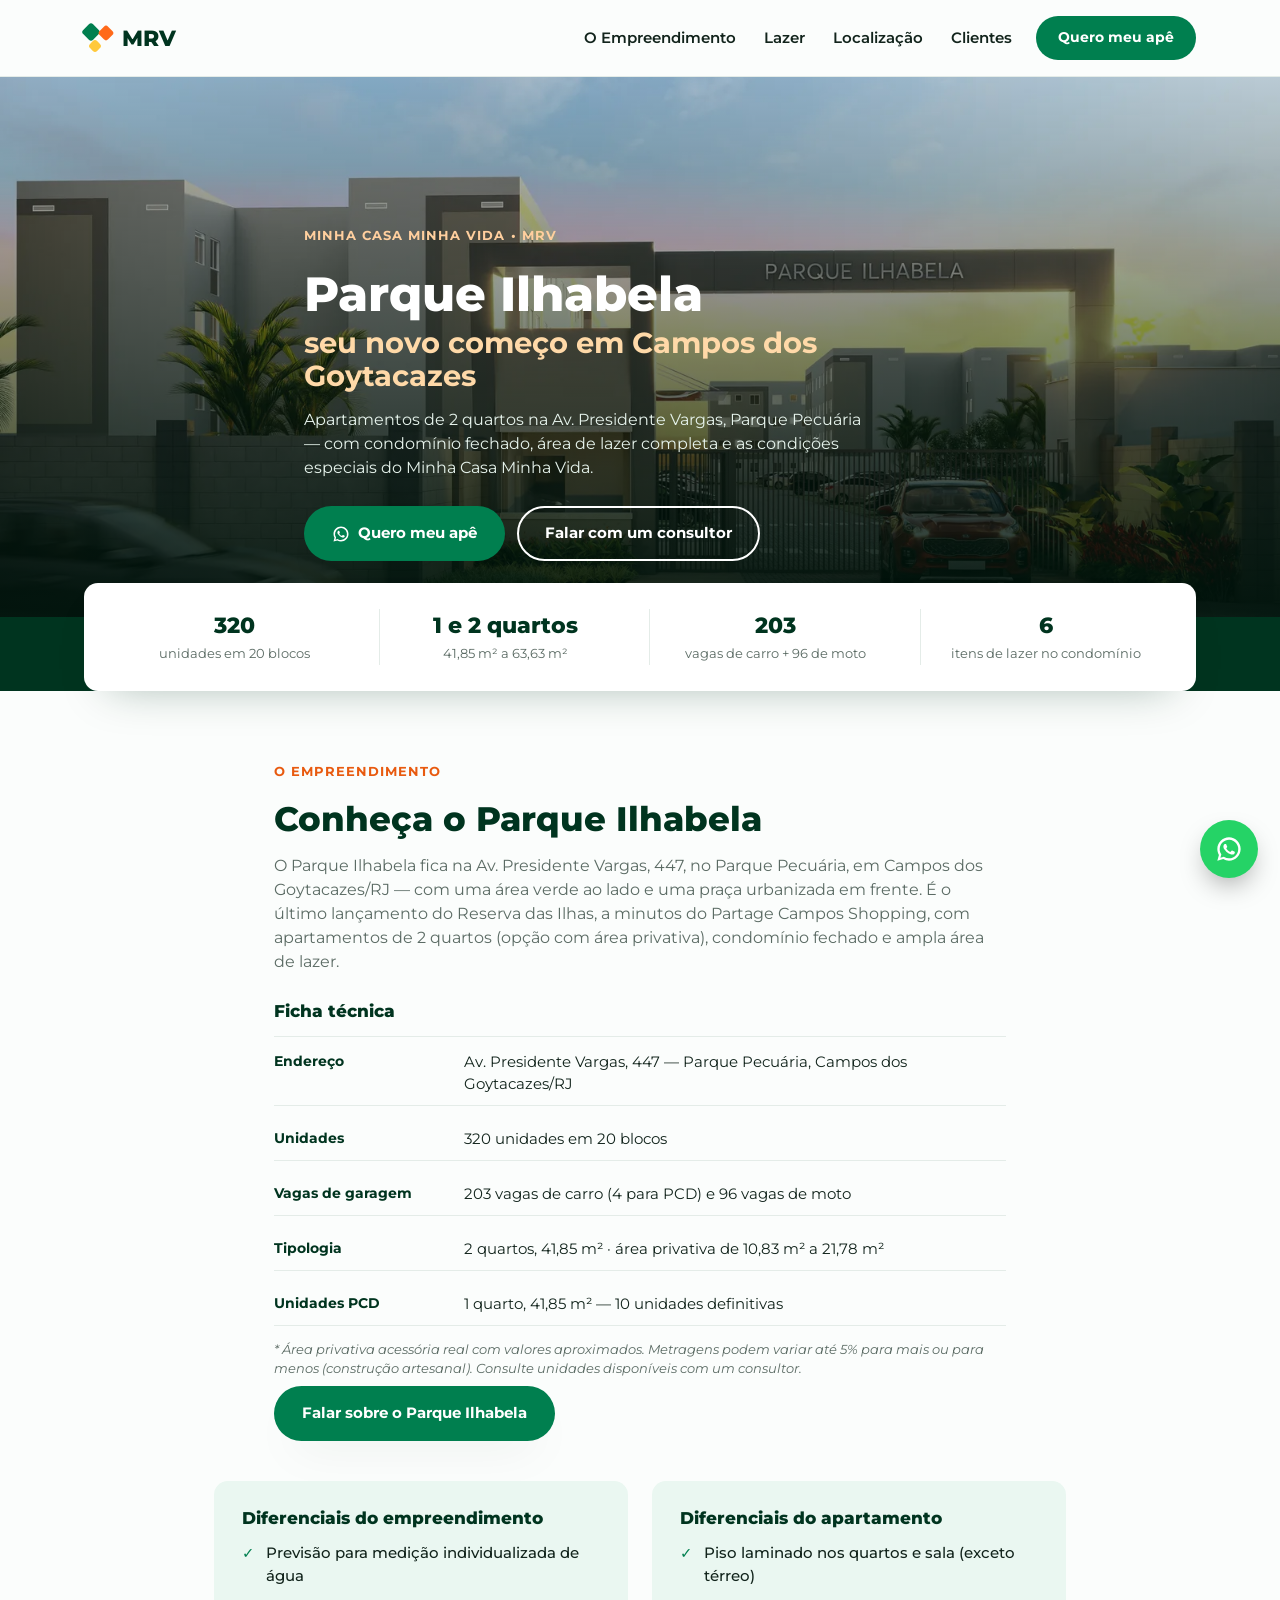
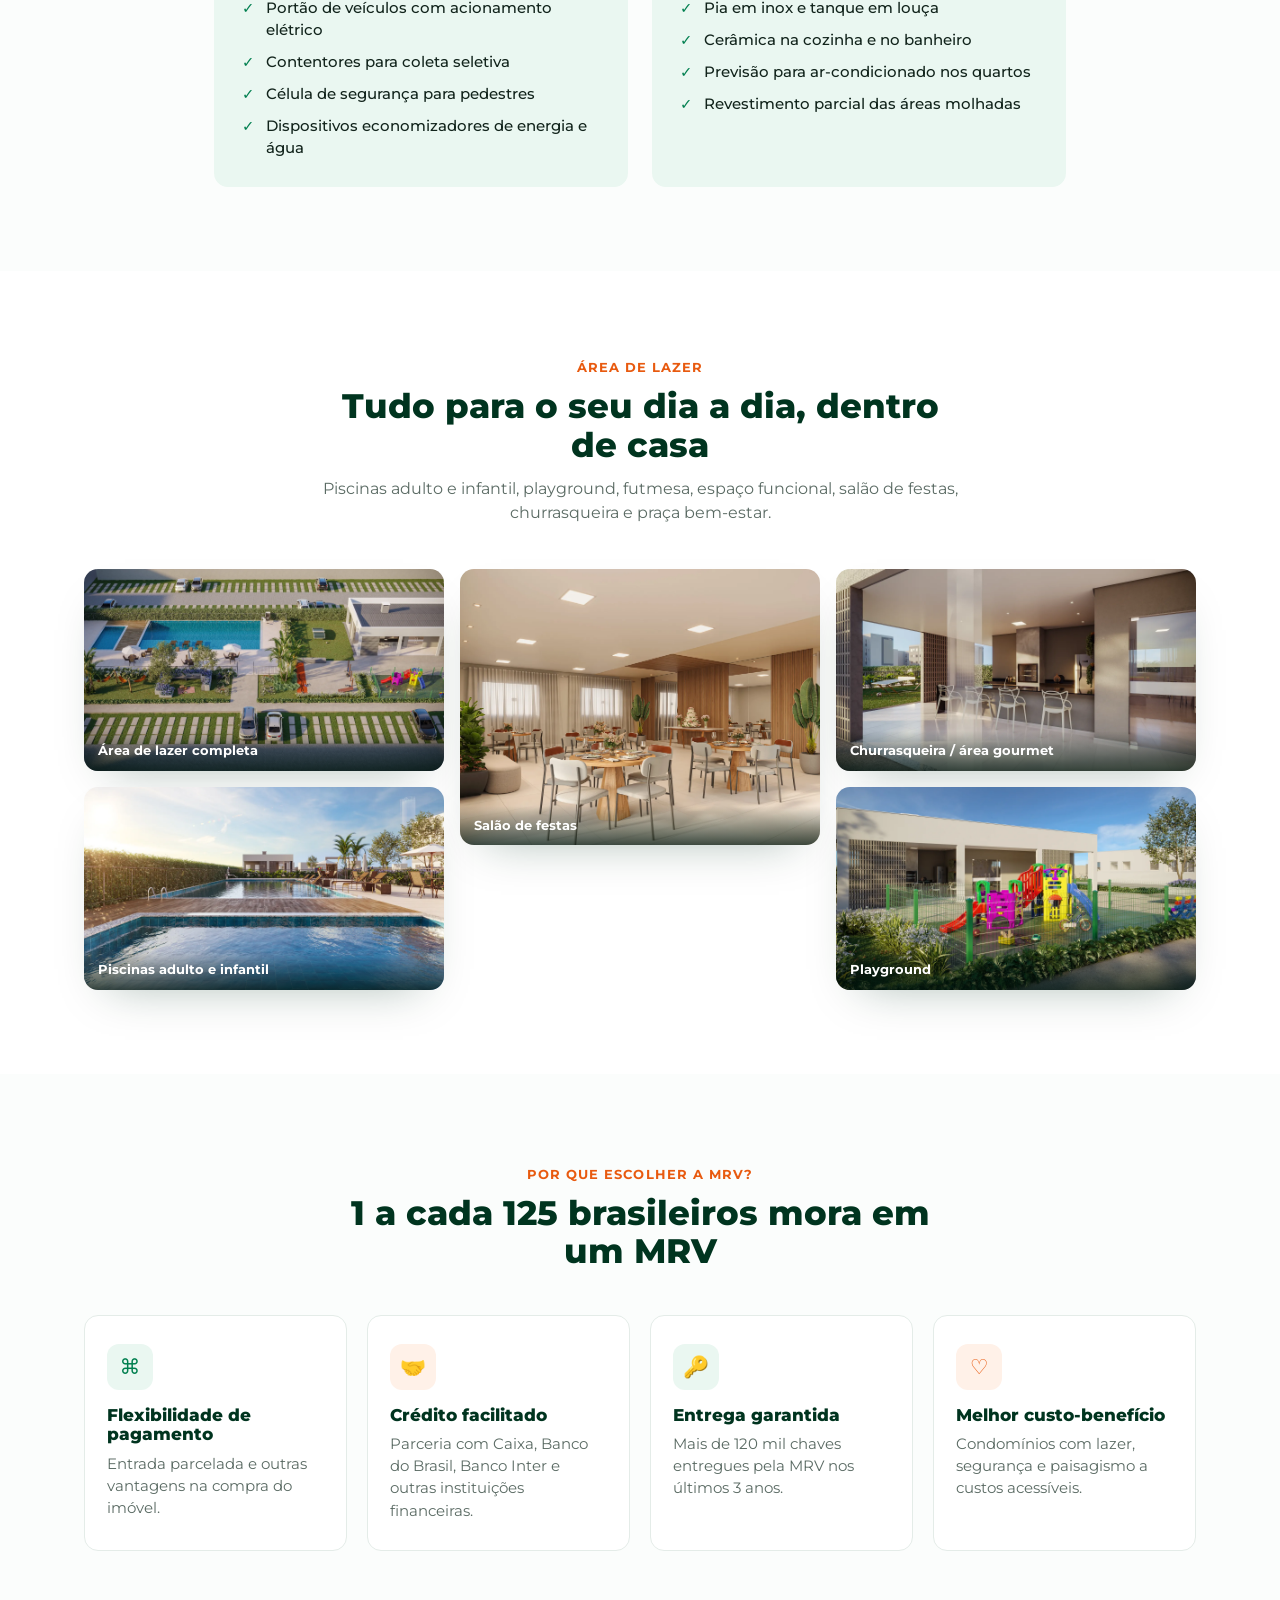
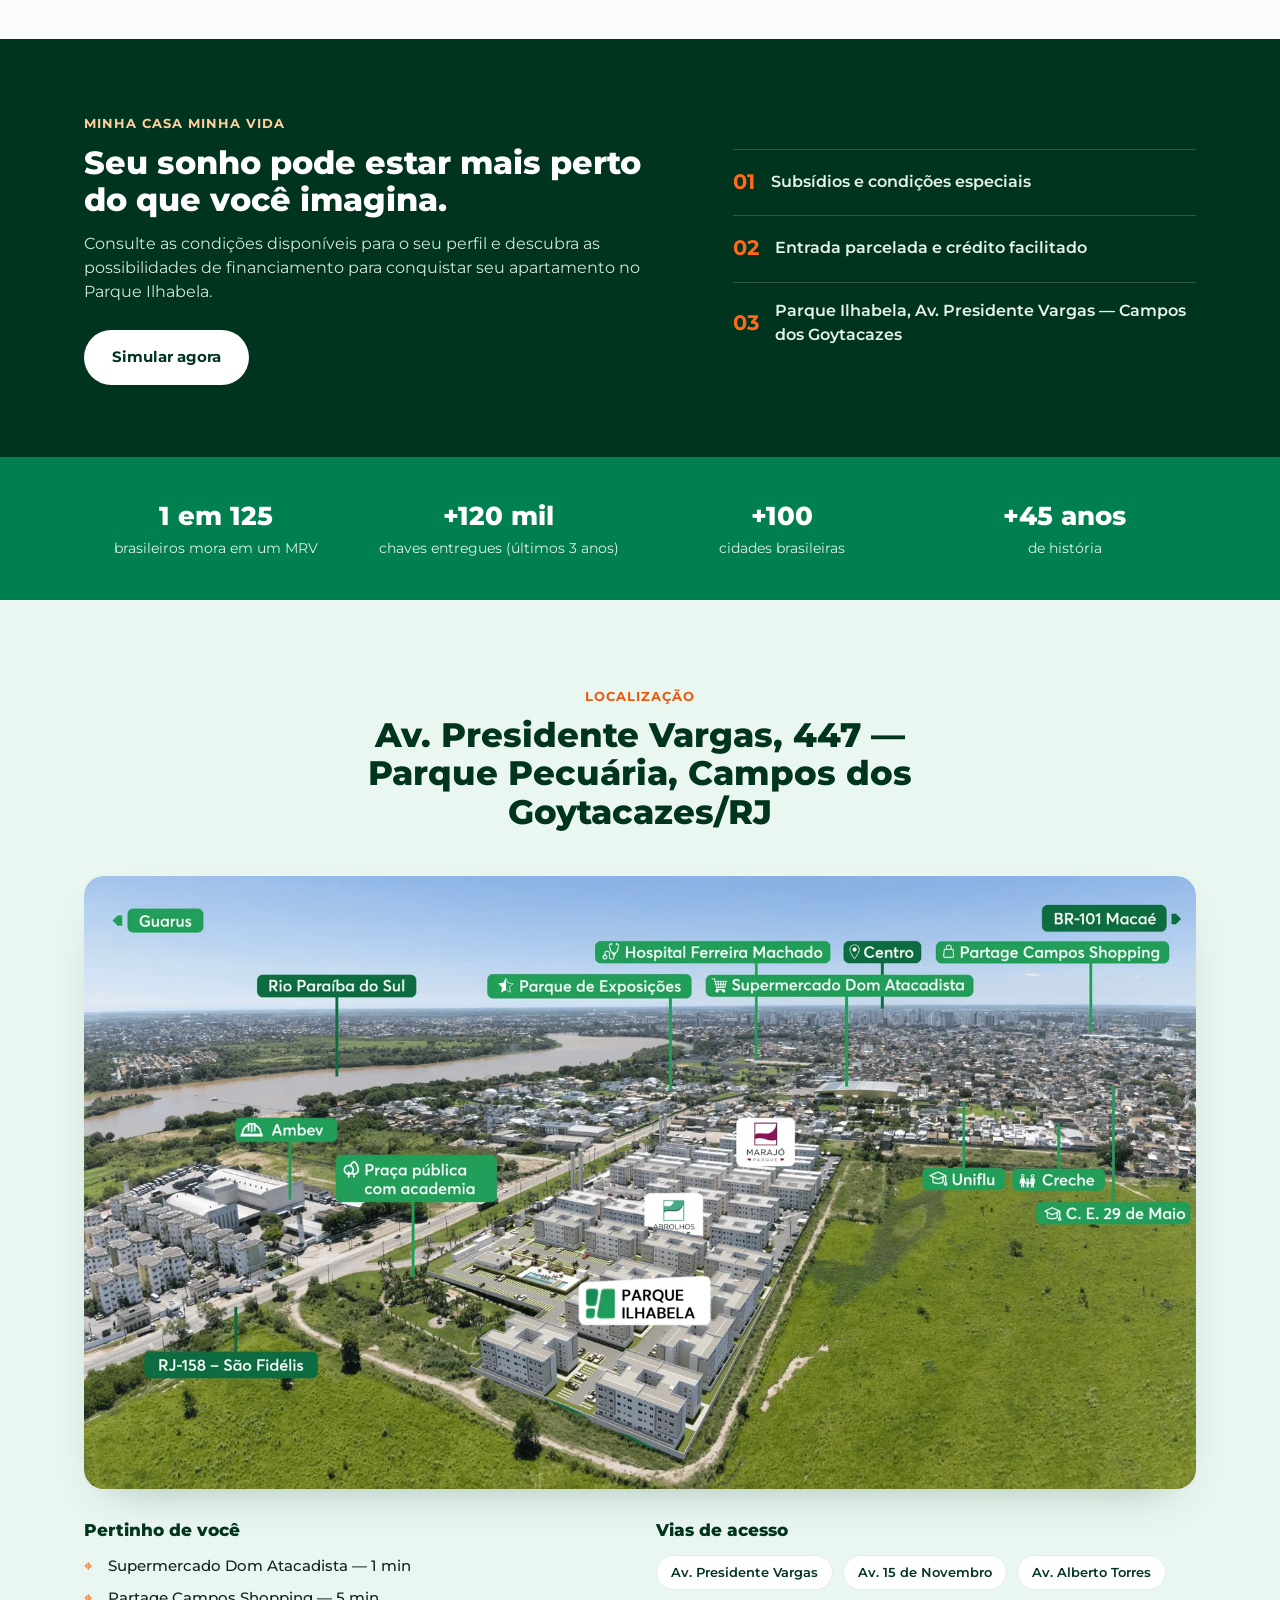
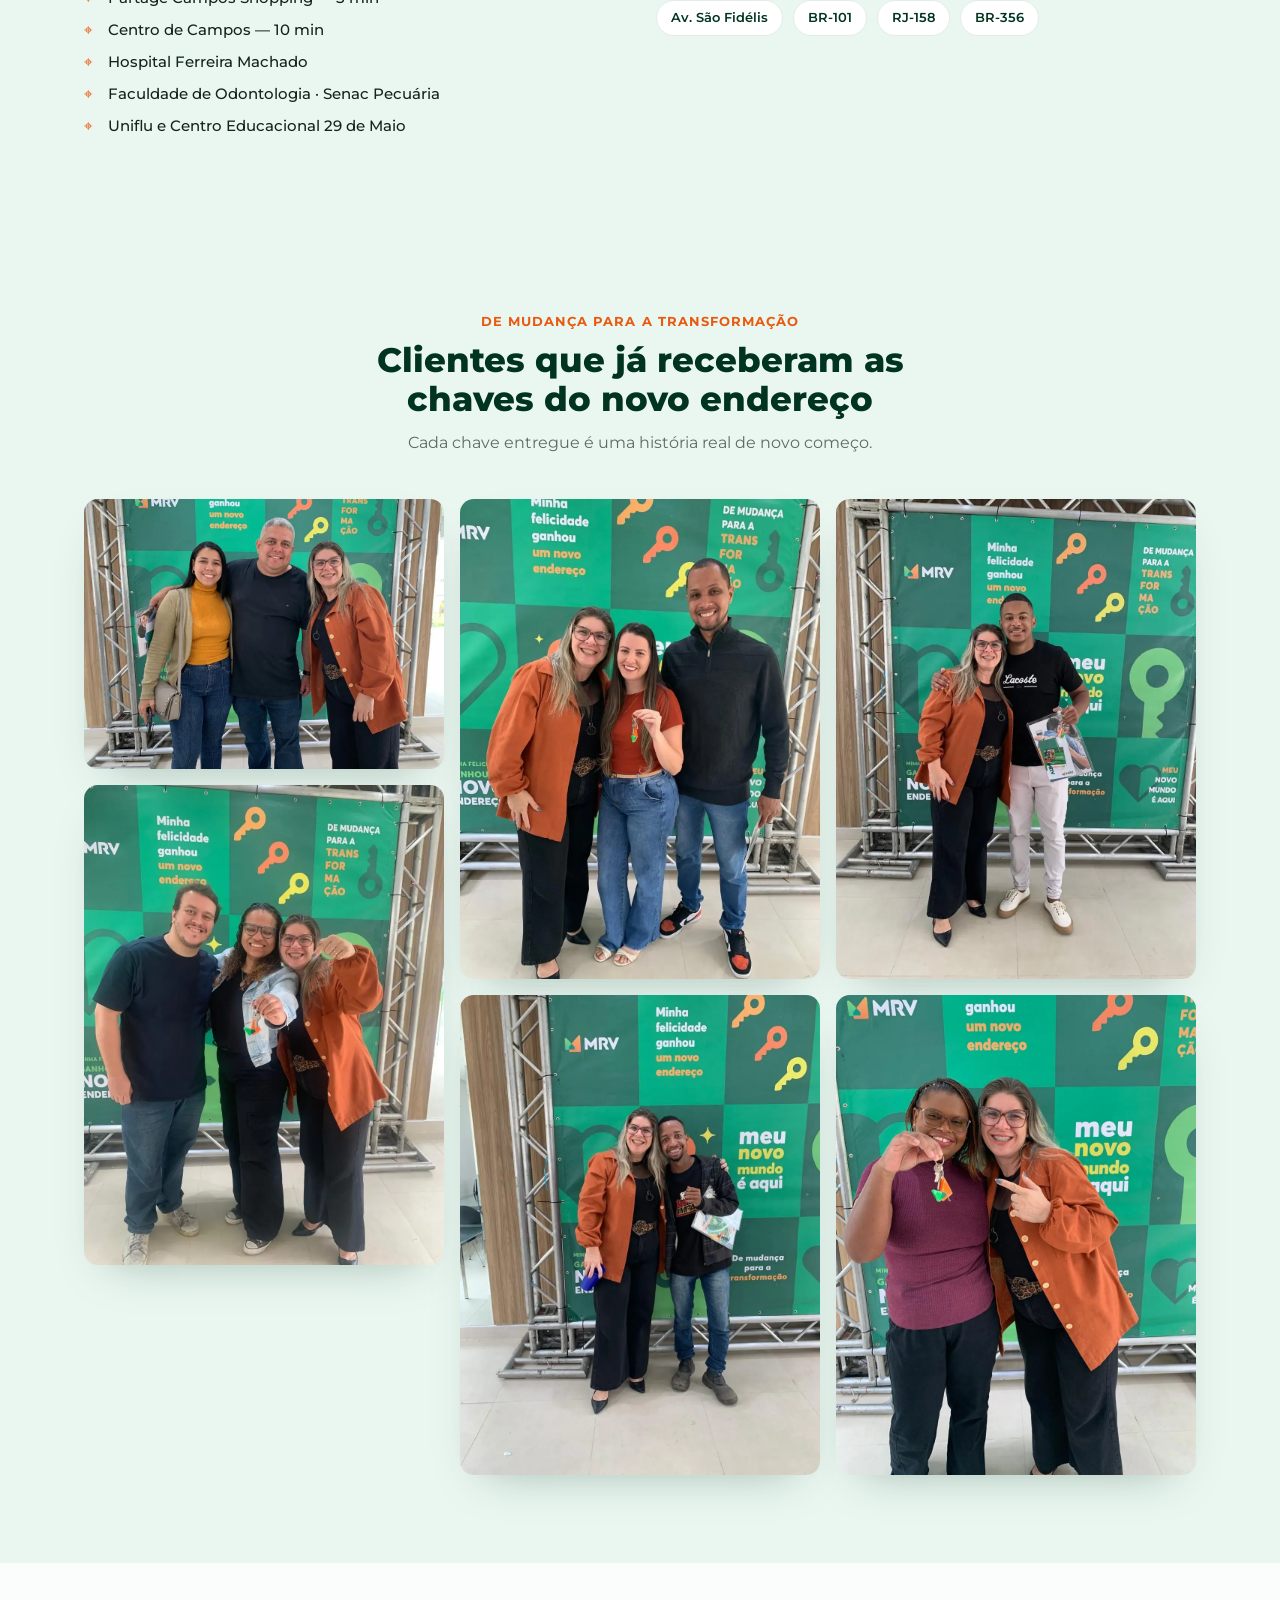
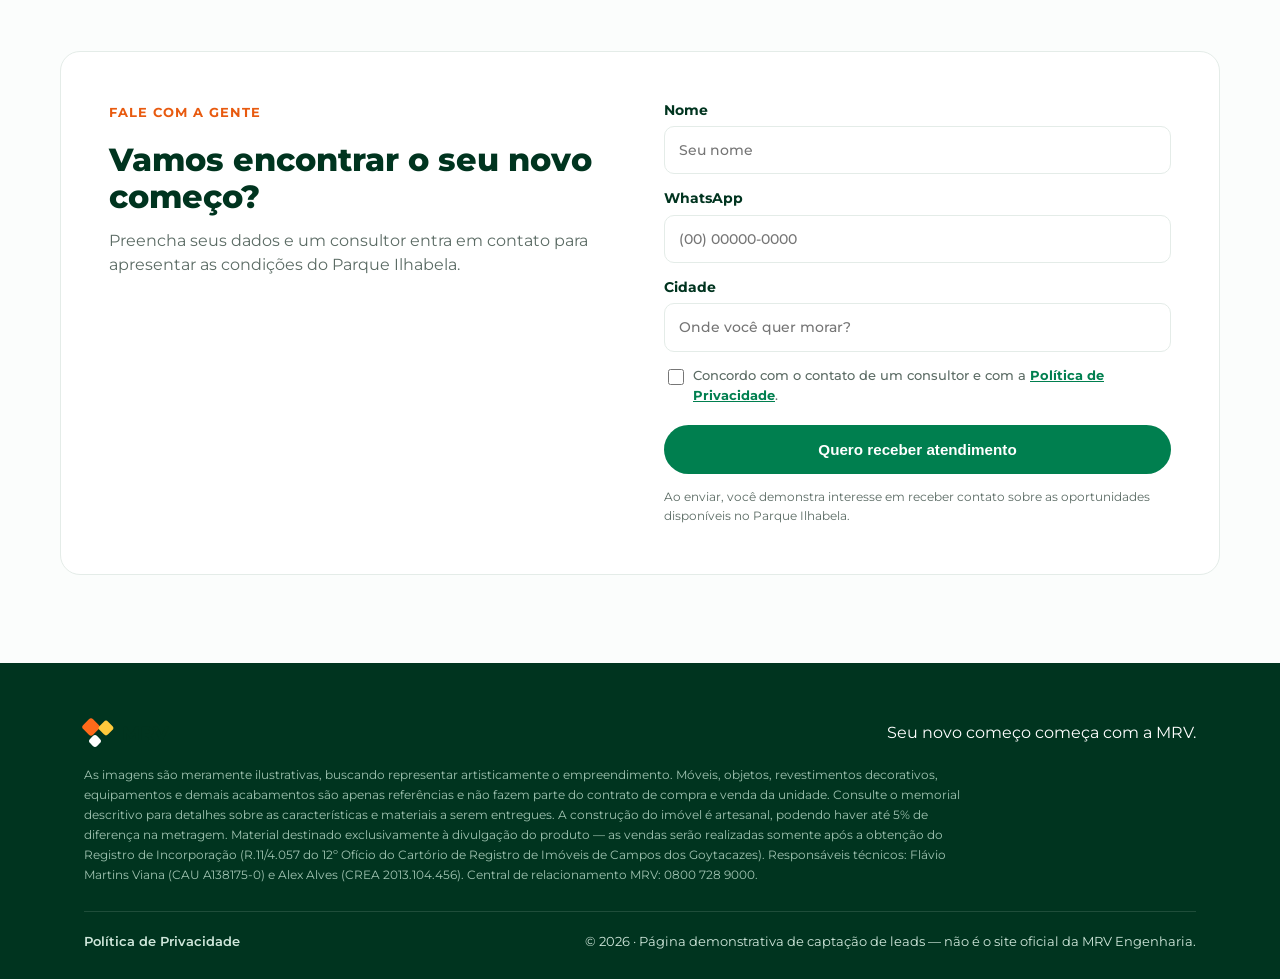
<file: index.html>
<!doctype html>
<html lang="pt-BR">
<head>
  <meta charset="UTF-8">
  <meta name="viewport" content="width=device-width, initial-scale=1.0">
  <meta name="description" content="Parque Ilhabela: apartamentos de 2 quartos na Av. Presidente Vargas, Parque Pecuária, Campos dos Goytacazes/RJ. Condições do Minha Casa Minha Vida e qualidade MRV.">
  <meta name="theme-color" content="#007f4f">

  <!-- Open Graph -->
  <meta property="og:type" content="website">
  <meta property="og:locale" content="pt_BR">
  <meta property="og:title" content="Parque Ilhabela — Seu novo começo começa com a MRV">
  <meta property="og:description" content="Apartamentos de 2 quartos em Campos dos Goytacazes/RJ, com as condições especiais do Minha Casa Minha Vida.">
  <meta property="og:image" content="assets/fachada-guarita.webp">
  <link rel="canonical" href="https://SEU-USUARIO.github.io/SEU-REPOSITORIO/">

  <title>Parque Ilhabela | Seu novo começo começa com a MRV</title>

  <link rel="preconnect" href="https://fonts.googleapis.com">
  <link rel="preconnect" href="https://fonts.gstatic.com" crossorigin>
  <link href="https://fonts.googleapis.com/css2?family=Montserrat:wght@400;500;600;700;800&display=swap" rel="stylesheet">
  <link rel="stylesheet" href="styles.css">
</head>
<body>

  <a class="skip-link" href="#top">Pular para o conteúdo</a>

  <header class="site-header">
    <div class="container nav">
      <a class="brand" href="#top" aria-label="MRV - início">
        <span class="brand-mark" aria-hidden="true"><i></i><b></b><em></em></span>
        <span>MRV</span>
      </a>
      <nav class="nav-links" aria-label="Navegação principal">
        <a href="#empreendimento">O Empreendimento</a>
        <a href="#lazer">Lazer</a>
        <a href="#localizacao">Localização</a>
        <a href="#clientes">Clientes</a>
      </nav>
      <a class="nav-cta" href="https://wa.me/5522999973444?text=Ol%C3%A1!%20Tenho%20interesse%20no%20Parque%20Ilhabela." target="_blank" rel="noopener">Quero meu apê</a>
      <button class="menu-toggle" type="button" aria-expanded="false" aria-controls="mobileMenu" aria-label="Abrir menu">
        <span></span><span></span><span></span>
      </button>
    </div>
    <nav id="mobileMenu" class="mobile-menu" aria-label="Navegação mobile" hidden>
      <a href="#empreendimento">O Empreendimento</a>
      <a href="#lazer">Lazer</a>
      <a href="#localizacao">Localização</a>
      <a href="#clientes">Clientes</a>
      <a href="#simulacao">Falar com um consultor</a>
    </nav>
  </header>

  <main id="top">

    <section class="hero">
      <div class="hero-photo">
        <img src="assets/fachada-guarita.webp" alt="Fachada e guarita do Parque Ilhabela, em Campos dos Goytacazes/RJ" width="1600" height="900">
        <div class="hero-overlay">
          <div class="container hero-overlay-inner">
            <span class="eyebrow light">MINHA CASA MINHA VIDA • MRV</span>
            <h1>Parque Ilhabela<br><span>seu novo começo em Campos dos Goytacazes</span></h1>
            <p class="hero-sub">Apartamentos de 2 quartos na Av. Presidente Vargas, Parque Pecuária — com condomínio fechado, área de lazer completa e as condições especiais do Minha Casa Minha Vida.</p>
            <div class="hero-actions">
              <a class="btn btn-primary" href="https://wa.me/5522999973444?text=Ol%C3%A1!%20Tenho%20interesse%20no%20Parque%20Ilhabela." target="_blank" rel="noopener">
                <svg aria-hidden="true" viewBox="0 0 24 24" width="18" height="18"><path fill="currentColor" d="M12 2C6.48 2 2 6.48 2 12c0 1.85.5 3.58 1.36 5.07L2 22l5.06-1.33A9.94 9.94 0 0012 22c5.52 0 10-4.48 10-10S17.52 2 12 2zm0 18a7.94 7.94 0 01-4.06-1.11l-.29-.17-3 .79.8-2.92-.19-.3A7.95 7.95 0 1112 20zm4.4-5.93c-.24-.12-1.42-.7-1.64-.78-.22-.08-.38-.12-.54.12-.16.24-.62.78-.76.94-.14.16-.28.18-.52.06-.24-.12-1-.37-1.9-1.17-.7-.62-1.18-1.39-1.31-1.63-.14-.24-.01-.36.11-.48.11-.11.24-.28.36-.42.12-.14.16-.24.24-.4.08-.16.04-.3-.02-.42-.06-.12-.54-1.3-.74-1.78-.2-.47-.4-.4-.54-.41h-.46c-.16 0-.42.06-.64.3-.22.24-.84.82-.84 2s.86 2.32.98 2.48c.12.16 1.7 2.6 4.12 3.64.58.25 1.03.4 1.38.51.58.18 1.11.16 1.53.1.47-.07 1.42-.58 1.62-1.14.2-.56.2-1.04.14-1.14-.06-.1-.22-.16-.46-.28z"/></svg>
                Quero meu apê
              </a>
              <a class="btn btn-outline light" href="#simulacao">Falar com um consultor</a>
            </div>
          </div>
        </div>
      </div>

      <div class="hero-facts container">
        <div class="hero-facts-card">
          <div><strong>320</strong><span>unidades em 20 blocos</span></div>
          <div><strong>1 e 2 quartos</strong><span>41,85 m² a 63,63 m²</span></div>
          <div><strong>203</strong><span>vagas de carro + 96 de moto</span></div>
          <div><strong>6</strong><span>itens de lazer no condomínio</span></div>
        </div>
      </div>
    </section>

    <section class="empreendimento" id="empreendimento">
      <div class="container empreendimento-inner">
        <div class="empreendimento-copy">
          <span class="eyebrow">O EMPREENDIMENTO</span>
          <h2>Conheça o Parque Ilhabela</h2>
          <p>O Parque Ilhabela fica na Av. Presidente Vargas, 447, no Parque Pecuária, em Campos dos Goytacazes/RJ —
            com uma área verde ao lado e uma praça urbanizada em frente. É o último lançamento do Reserva das Ilhas,
            a minutos do Partage Campos Shopping, com apartamentos de 2 quartos (opção com área privativa),
            condomínio fechado e ampla área de lazer.</p>

          <h3 class="ficha-title">Ficha técnica</h3>
          <dl class="ficha-tecnica">
            <div><dt>Endereço</dt><dd>Av. Presidente Vargas, 447 — Parque Pecuária, Campos dos Goytacazes/RJ</dd></div>
            <div><dt>Unidades</dt><dd>320 unidades em 20 blocos</dd></div>
            <div><dt>Vagas de garagem</dt><dd>203 vagas de carro (4 para PCD) e 96 vagas de moto</dd></div>
            <div><dt>Tipologia</dt><dd>2 quartos, 41,85 m² · área privativa de 10,83 m² a 21,78 m²</dd></div>
            <div><dt>Unidades PCD</dt><dd>1 quarto, 41,85 m² — 10 unidades definitivas</dd></div>
          </dl>
          <p class="empreendimento-note">* Área privativa acessória real com valores aproximados. Metragens podem
            variar até 5% para mais ou para menos (construção artesanal). Consulte unidades disponíveis com um consultor.</p>

          <a class="btn btn-primary" href="https://wa.me/5522999973444?text=Ol%C3%A1!%20Quero%20saber%20mais%20sobre%20o%20Parque%20Ilhabela." target="_blank" rel="noopener">Falar sobre o Parque Ilhabela</a>
        </div>
      </div>
    </section>

    <section class="diferenciais">
      <div class="container diferenciais-grid">
        <div class="diferenciais-col">
          <h3>Diferenciais do empreendimento</h3>
          <ul>
            <li>Previsão para medição individualizada de água</li>
            <li>Portão de veículos com acionamento elétrico</li>
            <li>Contentores para coleta seletiva</li>
            <li>Célula de segurança para pedestres</li>
            <li>Dispositivos economizadores de energia e água</li>
          </ul>
        </div>
        <div class="diferenciais-col">
          <h3>Diferenciais do apartamento</h3>
          <ul>
            <li>Piso laminado nos quartos e sala (exceto térreo)</li>
            <li>Pia em inox e tanque em louça</li>
            <li>Cerâmica na cozinha e no banheiro</li>
            <li>Previsão para ar-condicionado nos quartos</li>
            <li>Revestimento parcial das áreas molhadas</li>
          </ul>
        </div>
      </div>
    </section>

    <section class="lazer" id="lazer">
      <div class="container">
        <div class="section-heading">
          <span>ÁREA DE LAZER</span>
          <h2>Tudo para o seu dia a dia, dentro de casa</h2>
          <p class="section-sub">Piscinas adulto e infantil, playground, futmesa, espaço funcional, salão de festas, churrasqueira e praça bem-estar.</p>
        </div>
        <div class="lazer-grid">
          <figure class="lazer-feature"><img src="assets/vista-lazer.webp" alt="Vista aérea da área de lazer do Parque Ilhabela, com piscinas, playground e espaço gourmet" loading="lazy" width="1600" height="900"><figcaption>Área de lazer completa</figcaption></figure>
          <figure><img src="assets/piscina.webp" alt="Piscinas adulto e infantil do Parque Ilhabela" loading="lazy" width="1600" height="900"><figcaption>Piscinas adulto e infantil</figcaption></figure>
          <figure><img src="assets/salao-festas.webp" alt="Salão de festas do Parque Ilhabela" loading="lazy" width="1600" height="1230"><figcaption>Salão de festas</figcaption></figure>
          <figure><img src="assets/area-gourmet.webp" alt="Área gourmet com churrasqueira do Parque Ilhabela" loading="lazy" width="1600" height="900"><figcaption>Churrasqueira / área gourmet</figcaption></figure>
          <figure><img src="assets/playground.webp" alt="Playground do Parque Ilhabela" loading="lazy" width="1600" height="900"><figcaption>Playground</figcaption></figure>
        </div>
      </div>
    </section>

    <section class="benefits" id="beneficios">
      <div class="container">
        <div class="section-heading">
          <span>POR QUE ESCOLHER A MRV?</span>
          <h2>1 a cada 125 brasileiros mora em um MRV</h2>
        </div>
        <div class="benefit-grid">
          <article class="benefit-card">
            <div class="card-icon">⌘</div>
            <h3>Flexibilidade de pagamento</h3>
            <p>Entrada parcelada e outras vantagens na compra do imóvel.</p>
          </article>
          <article class="benefit-card">
            <div class="card-icon orange">🤝</div>
            <h3>Crédito facilitado</h3>
            <p>Parceria com Caixa, Banco do Brasil, Banco Inter e outras instituições financeiras.</p>
          </article>
          <article class="benefit-card">
            <div class="card-icon">🔑</div>
            <h3>Entrega garantida</h3>
            <p>Mais de 120 mil chaves entregues pela MRV nos últimos 3 anos.</p>
          </article>
          <article class="benefit-card">
            <div class="card-icon orange">♡</div>
            <h3>Melhor custo-benefício</h3>
            <p>Condomínios com lazer, segurança e paisagismo a custos acessíveis.</p>
          </article>
        </div>
      </div>
    </section>

    <section class="mcmv" id="mcmv">
      <div class="container mcmv-inner">
        <div>
          <span class="eyebrow light">MINHA CASA MINHA VIDA</span>
          <h2>Seu sonho pode estar mais perto do que você imagina.</h2>
          <p>Consulte as condições disponíveis para o seu perfil e descubra as possibilidades de financiamento para conquistar seu apartamento no Parque Ilhabela.</p>
          <a class="btn btn-light" href="#simulacao">Simular agora</a>
        </div>
        <div class="mcmv-points">
          <div><strong>01</strong><span>Subsídios e condições especiais</span></div>
          <div><strong>02</strong><span>Entrada parcelada e crédito facilitado</span></div>
          <div><strong>03</strong><span>Parque Ilhabela, Av. Presidente Vargas — Campos dos Goytacazes</span></div>
        </div>
      </div>
    </section>

    <section class="numbers">
      <div class="container numbers-grid">
        <div><strong>1 em 125</strong><span>brasileiros mora em um MRV</span></div>
        <div><strong>+120 mil</strong><span>chaves entregues (últimos 3 anos)</span></div>
        <div><strong>+100</strong><span>cidades brasileiras</span></div>
        <div><strong>+45 anos</strong><span>de história</span></div>
      </div>
    </section>

    <section class="localizacao" id="localizacao">
      <div class="container">
        <div class="section-heading">
          <span>LOCALIZAÇÃO</span>
          <h2>Av. Presidente Vargas, 447 — Parque Pecuária, Campos dos Goytacazes/RJ</h2>
        </div>
        <figure class="localizacao-photo">
          <img src="assets/localizacao-aerea.webp" alt="Imagem aérea mostrando o Parque Ilhabela e pontos de referência: Hospital Ferreira Machado, Centro, Partage Campos Shopping, Uniflu, Ambev e outros" loading="lazy" width="1600" height="883">
        </figure>
        <div class="localizacao-lists">
          <div>
            <h3>Pertinho de você</h3>
            <ul>
              <li>Supermercado Dom Atacadista — 1 min</li>
              <li>Partage Campos Shopping — 5 min</li>
              <li>Centro de Campos — 10 min</li>
              <li>Hospital Ferreira Machado</li>
              <li>Faculdade de Odontologia · Senac Pecuária</li>
              <li>Uniflu e Centro Educacional 29 de Maio</li>
            </ul>
          </div>
          <div>
            <h3>Vias de acesso</h3>
            <ul class="pill-list">
              <li>Av. Presidente Vargas</li>
              <li>Av. 15 de Novembro</li>
              <li>Av. Alberto Torres</li>
              <li>Av. São Fidélis</li>
              <li>BR-101</li>
              <li>RJ-158</li>
              <li>BR-356</li>
            </ul>
          </div>
        </div>
      </div>
    </section>

    <section class="clientes" id="clientes">
      <div class="container">
        <div class="section-heading">
          <span>DE MUDANÇA PARA A TRANSFORMAÇÃO</span>
          <h2>Clientes que já receberam as chaves do novo endereço</h2>
          <p class="section-sub">Cada chave entregue é uma história real de novo começo.</p>
        </div>
        <div class="clientes-grid">
          <figure><img src="assets/cliente-1.webp" alt="Clientes MRV sorrindo ao receber as chaves do novo apartamento" loading="lazy" width="1000" height="750"></figure>
          <figure><img src="assets/cliente-2.webp" alt="Família comemorando a entrega das chaves de um imóvel MRV" loading="lazy" width="1000" height="1333"></figure>
          <figure><img src="assets/cliente-3.webp" alt="Cliente exibindo a chave do novo apartamento MRV" loading="lazy" width="1000" height="1333"></figure>
          <figure><img src="assets/cliente-4.webp" alt="Consultora MRV ao lado de cliente no dia da entrega das chaves" loading="lazy" width="1000" height="1333"></figure>
          <figure><img src="assets/cliente-5.webp" alt="Cliente MRV feliz com a chave do novo lar em mãos" loading="lazy" width="1000" height="1333"></figure>
          <figure><img src="assets/cliente-6.webp" alt="Amigas comemorando juntas a conquista do novo endereço MRV" loading="lazy" width="960" height="1280"></figure>
        </div>
      </div>
    </section>

    <section class="simulation" id="simulacao">
      <div class="container simulation-box">
        <div>
          <span class="eyebrow">FALE COM A GENTE</span>
          <h2>Vamos encontrar o seu novo começo?</h2>
          <p>Preencha seus dados e um consultor entra em contato para apresentar as condições do Parque Ilhabela.</p>
        </div>
        <form id="leadForm" novalidate>
          <label>Nome
            <input name="nome" type="text" placeholder="Seu nome" required autocomplete="name">
          </label>
          <label>WhatsApp
            <input name="whatsapp" type="tel" placeholder="(00) 00000-0000" required inputmode="tel" autocomplete="tel" maxlength="15">
          </label>
          <label>Cidade
            <input name="cidade" type="text" placeholder="Onde você quer morar?" required autocomplete="address-level2">
          </label>
          <label class="checkbox-field">
            <input type="checkbox" name="consentimento" required>
            <span>Concordo com o contato de um consultor e com a <a href="privacidade.html" target="_blank" rel="noopener">Política de Privacidade</a>.</span>
          </label>
          <button class="btn btn-primary" type="submit">Quero receber atendimento</button>
          <small>Ao enviar, você demonstra interesse em receber contato sobre as oportunidades disponíveis no Parque Ilhabela.</small>
        </form>
      </div>
    </section>
  </main>

  <a class="whatsapp-float" href="https://wa.me/5522999973444?text=Ol%C3%A1!%20Tenho%20interesse%20no%20Parque%20Ilhabela." target="_blank" rel="noopener" aria-label="Falar no WhatsApp">
    <svg aria-hidden="true" viewBox="0 0 24 24" width="28" height="28"><path fill="currentColor" d="M12 2C6.48 2 2 6.48 2 12c0 1.85.5 3.58 1.36 5.07L2 22l5.06-1.33A9.94 9.94 0 0012 22c5.52 0 10-4.48 10-10S17.52 2 12 2zm0 18a7.94 7.94 0 01-4.06-1.11l-.29-.17-3 .79.8-2.92-.19-.3A7.95 7.95 0 1112 20zm4.4-5.93c-.24-.12-1.42-.7-1.64-.78-.22-.08-.38-.12-.54.12-.16.24-.62.78-.76.94-.14.16-.28.18-.52.06-.24-.12-1-.37-1.9-1.17-.7-.62-1.18-1.39-1.31-1.63-.14-.24-.01-.36.11-.48.11-.11.24-.28.36-.42.12-.14.16-.24.24-.4.08-.16.04-.3-.02-.42-.06-.12-.54-1.3-.74-1.78-.2-.47-.4-.4-.54-.41h-.46c-.16 0-.42.06-.64.3-.22.24-.84.82-.84 2s.86 2.32.98 2.48c.12.16 1.7 2.6 4.12 3.64.58.25 1.03.4 1.38.51.58.18 1.11.16 1.53.1.47-.07 1.42-.58 1.62-1.14.2-.56.2-1.04.14-1.14-.06-.1-.22-.16-.46-.28z"/></svg>
  </a>

  <footer>
    <div class="container footer-inner">
      <div class="footer-top">
        <div class="brand"><span class="brand-mark" aria-hidden="true"><i></i><b></b><em></em></span><span>MRV</span></div>
        <p>Seu novo começo começa com a MRV.</p>
      </div>
      <p class="footer-legal">
        As imagens são meramente ilustrativas, buscando representar artisticamente o empreendimento. Móveis, objetos,
        revestimentos decorativos, equipamentos e demais acabamentos são apenas referências e não fazem parte do
        contrato de compra e venda da unidade. Consulte o memorial descritivo para detalhes sobre as características
        e materiais a serem entregues. A construção do imóvel é artesanal, podendo haver até 5% de diferença na
        metragem. Material destinado exclusivamente à divulgação do produto — as vendas serão realizadas somente
        após a obtenção do Registro de Incorporação (R.11/4.057 do 12º Ofício do Cartório de Registro de Imóveis de
        Campos dos Goytacazes). Responsáveis técnicos: Flávio Martins Viana (CAU A138175-0) e Alex Alves (CREA
        2013.104.456). Central de relacionamento MRV: 0800 728 9000.
      </p>
      <div class="footer-bottom">
        <a href="privacidade.html">Política de Privacidade</a>
        <span>© 2026 · Página demonstrativa de captação de leads — não é o site oficial da MRV Engenharia.</span>
      </div>
    </div>
  </footer>

  <script src="script.js"></script>
</body>
</html>
</file>
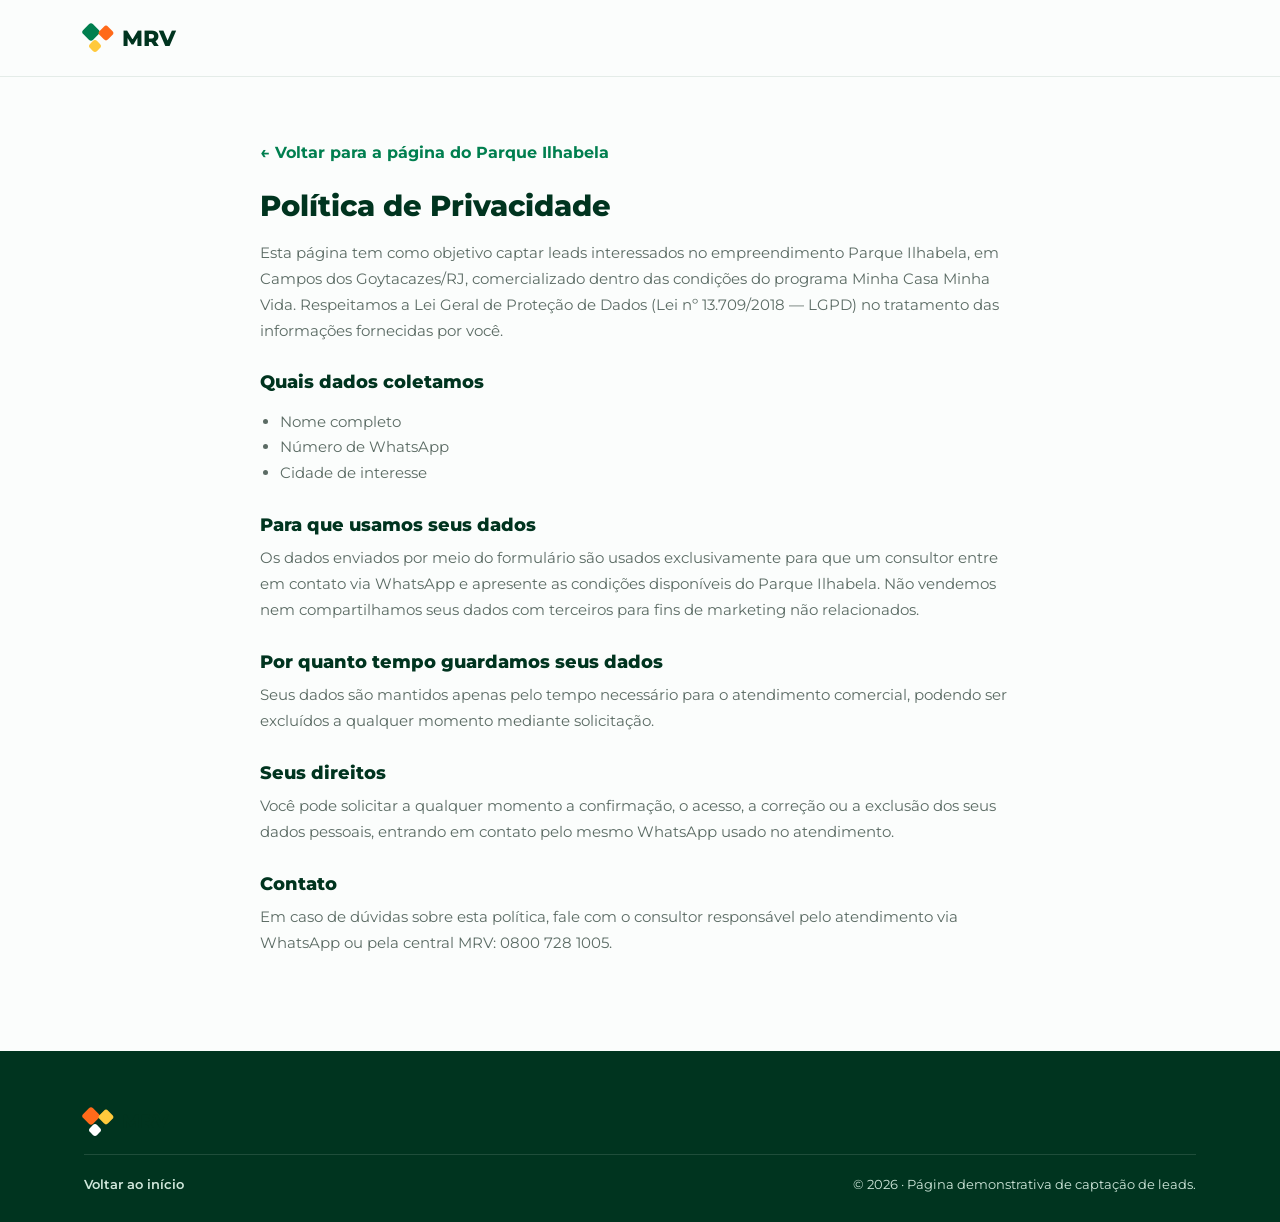
<file: privacidade.html>
<!doctype html>
<html lang="pt-BR">
<head>
  <meta charset="UTF-8">
  <meta name="viewport" content="width=device-width, initial-scale=1.0">
  <meta name="robots" content="noindex">
  <title>Política de Privacidade | Parque Ilhabela — MRV</title>
  <link rel="preconnect" href="https://fonts.googleapis.com">
  <link rel="preconnect" href="https://fonts.gstatic.com" crossorigin>
  <link href="https://fonts.googleapis.com/css2?family=Montserrat:wght@400;500;600;700;800&display=swap" rel="stylesheet">
  <link rel="stylesheet" href="styles.css">
  <style>
    .legal { padding: 64px 0 96px; max-width: 760px; }
    .legal h1 { color: var(--green-900); font-size: 1.8rem; margin-bottom: 18px; }
    .legal h2 { color: var(--green-900); font-size: 1.15rem; margin: 28px 0 10px; }
    .legal p, .legal li { color: var(--gray-600); font-size: 0.95rem; line-height: 1.7; }
    .legal ul { padding-left: 20px; }
    .legal a.back { display: inline-block; margin-bottom: 24px; color: var(--green-700); font-weight: 700; text-decoration: none; }
  </style>
</head>
<body>
  <header class="site-header">
    <div class="container nav">
      <a class="brand" href="index.html" aria-label="MRV - início">
        <span class="brand-mark" aria-hidden="true"><i></i><b></b><em></em></span>
        <span>MRV</span>
      </a>
    </div>
  </header>

  <main class="container legal">
    <a class="back" href="index.html">← Voltar para a página do Parque Ilhabela</a>
    <h1>Política de Privacidade</h1>
    <p>Esta página tem como objetivo captar leads interessados no empreendimento Parque Ilhabela, em Campos
      dos Goytacazes/RJ, comercializado dentro das condições do programa Minha Casa Minha Vida. Respeitamos a
      Lei Geral de Proteção de Dados (Lei nº 13.709/2018 — LGPD) no tratamento das informações fornecidas por você.</p>

    <h2>Quais dados coletamos</h2>
    <ul>
      <li>Nome completo</li>
      <li>Número de WhatsApp</li>
      <li>Cidade de interesse</li>
    </ul>

    <h2>Para que usamos seus dados</h2>
    <p>Os dados enviados por meio do formulário são usados exclusivamente para que um consultor entre em
      contato via WhatsApp e apresente as condições disponíveis do Parque Ilhabela. Não vendemos nem
      compartilhamos seus dados com terceiros para fins de marketing não relacionados.</p>

    <h2>Por quanto tempo guardamos seus dados</h2>
    <p>Seus dados são mantidos apenas pelo tempo necessário para o atendimento comercial, podendo ser
      excluídos a qualquer momento mediante solicitação.</p>

    <h2>Seus direitos</h2>
    <p>Você pode solicitar a qualquer momento a confirmação, o acesso, a correção ou a exclusão dos seus
      dados pessoais, entrando em contato pelo mesmo WhatsApp usado no atendimento.</p>

    <h2>Contato</h2>
    <p>Em caso de dúvidas sobre esta política, fale com o consultor responsável pelo atendimento via WhatsApp
      ou pela central MRV: 0800 728 1005.</p>
  </main>

  <footer>
    <div class="container footer-inner">
      <div class="footer-top">
        <div class="brand"><span class="brand-mark" aria-hidden="true"><i></i><b></b><em></em></span><span>MRV</span></div>
      </div>
      <div class="footer-bottom">
        <a href="index.html">Voltar ao início</a>
        <span>© 2026 · Página demonstrativa de captação de leads.</span>
      </div>
    </div>
  </footer>
</body>
</html>
</file>
<file: styles.css>
:root {
  --green-900: #00341f;
  --green-700: #007f4f;
  --green-600: #00975c;
  --green-50: #eaf7f1;
  --orange-500: #ff6a1a;
  --orange-600: #e85a0f;
  --ink: #12241c;
  --gray-600: #5b6b64;
  --gray-200: #e4ece8;
  --paper: #fbfdfc;
  --white: #ffffff;
  --radius-lg: 20px;
  --radius-md: 14px;
  --radius-sm: 10px;
  --shadow: 0 20px 45px -25px rgba(0, 52, 31, 0.35);
  --container: 1160px;
  font-size: 16px;
}

* { box-sizing: border-box; }
html { scroll-behavior: smooth; }

body {
  margin: 0;
  font-family: 'Montserrat', system-ui, -apple-system, sans-serif;
  color: var(--ink);
  background: var(--paper);
  line-height: 1.5;
  -webkit-font-smoothing: antialiased;
}

img { max-width: 100%; display: block; }

.container {
  width: 100%;
  max-width: var(--container);
  margin: 0 auto;
  padding: 0 24px;
}

.skip-link {
  position: absolute;
  left: -999px;
  top: 0;
  background: var(--green-700);
  color: #fff;
  padding: 10px 16px;
  z-index: 1000;
  border-radius: 0 0 8px 0;
}
.skip-link:focus { left: 0; }

a { color: inherit; }
a:focus-visible, button:focus-visible, input:focus-visible {
  outline: 3px solid var(--orange-500);
  outline-offset: 2px;
}

h1, h2, h3 { font-weight: 800; margin: 0; line-height: 1.15; }
p { margin: 0; }

/* ---------- Buttons ---------- */
.btn {
  display: inline-flex;
  align-items: center;
  justify-content: center;
  gap: 8px;
  padding: 14px 26px;
  border-radius: 999px;
  font-weight: 700;
  font-size: 0.95rem;
  text-decoration: none;
  border: 2px solid transparent;
  cursor: pointer;
  transition: transform .15s ease, box-shadow .15s ease, background-color .15s ease;
  white-space: nowrap;
}
.btn:hover { transform: translateY(-2px); }
.btn-primary { background: var(--green-700); color: #fff; box-shadow: var(--shadow); }
.btn-primary:hover { background: var(--green-900); }
.btn-outline { background: transparent; border-color: var(--green-700); color: var(--green-700); }
.btn-outline:hover { background: var(--green-50); }
.btn-light { background: #fff; color: var(--green-900); }
.btn-light:hover { background: var(--green-50); }

/* ---------- Header ---------- */
.site-header {
  position: sticky;
  top: 0;
  z-index: 100;
  background: rgba(251, 253, 252, 0.92);
  backdrop-filter: saturate(160%) blur(8px);
  border-bottom: 1px solid var(--gray-200);
}
.nav {
  display: flex;
  align-items: center;
  gap: 24px;
  height: 76px;
}
.brand {
  display: flex;
  align-items: center;
  gap: 10px;
  font-weight: 800;
  font-size: 1.35rem;
  text-decoration: none;
  color: var(--green-900);
  margin-right: auto;
}
.brand-mark {
  position: relative;
  width: 28px;
  height: 26px;
  display: inline-block;
}
.brand-mark i, .brand-mark b, .brand-mark em {
  position: absolute;
  display: block;
  border-radius: 3px;
}
.brand-mark i { width: 14px; height: 14px; background: var(--green-700); left: 0; top: 0; transform: rotate(45deg); }
.brand-mark b { width: 12px; height: 12px; background: var(--orange-500); right: 0; top: 2px; transform: rotate(45deg); }
.brand-mark em { width: 10px; height: 10px; background: #ffc93c; left: 6px; bottom: 0; transform: rotate(45deg); }

.nav-links { display: flex; gap: 28px; }
.nav-links a {
  text-decoration: none;
  color: var(--ink);
  font-weight: 600;
  font-size: 0.95rem;
}
.nav-links a:hover { color: var(--green-700); }
.nav-cta {
  background: var(--green-700);
  color: #fff;
  padding: 11px 22px;
  border-radius: 999px;
  font-weight: 700;
  font-size: 0.9rem;
  text-decoration: none;
}
.nav-cta:hover { background: var(--green-900); }

.menu-toggle {
  display: none;
  flex-direction: column;
  gap: 5px;
  width: 34px;
  height: 30px;
  background: none;
  border: none;
  padding: 0;
  cursor: pointer;
}
.menu-toggle span { display: block; height: 3px; background: var(--green-900); border-radius: 2px; }

.mobile-menu {
  display: flex;
  flex-direction: column;
  border-top: 1px solid var(--gray-200);
  background: var(--white);
}
.mobile-menu[hidden] {
  display: none;
}
.mobile-menu a {
  padding: 16px 24px;
  text-decoration: none;
  color: var(--ink);
  font-weight: 600;
  border-bottom: 1px solid var(--gray-200);
}

/* ---------- Hero ---------- */
.hero { position: relative; background: var(--green-900); }
.hero-photo { position: relative; }
.hero-photo img {
  width: 100%;
  height: clamp(360px, 60vh, 620px);
  object-fit: cover;
  display: block;
}
.hero-overlay {
  position: absolute;
  inset: 0;
  display: flex;
  align-items: flex-end;
  background: linear-gradient(180deg, rgba(0,20,12,0.15) 0%, rgba(0,20,12,0.55) 55%, rgba(0,20,12,0.92) 100%);
}
.hero-overlay-inner { padding: 32px 24px 56px; max-width: 720px; color: #fff; }
.hero h1 {
  font-size: clamp(1.8rem, 4.4vw, 3rem);
  color: #fff;
  margin: 10px 0 16px;
}
.hero h1 span { display: block; color: #ffd9a8; font-size: 0.6em; font-weight: 700; margin-top: 4px; }
.hero-sub { color: #e6f3ec; font-size: 1rem; max-width: 560px; margin-bottom: 26px; }
.hero-actions { display: flex; gap: 12px; flex-wrap: wrap; }
.btn-outline.light { border-color: #fff; color: #fff; }
.btn-outline.light:hover { background: rgba(255,255,255,0.12); }

.hero-facts { position: relative; margin-top: -34px; z-index: 5; }
.hero-facts-card {
  background: var(--white);
  border-radius: var(--radius-md);
  box-shadow: var(--shadow);
  padding: 26px 24px;
  display: grid;
  grid-template-columns: repeat(4, 1fr);
  gap: 18px;
  text-align: center;
}
.hero-facts-card strong { display: block; font-size: 1.35rem; font-weight: 800; color: var(--green-900); }
.hero-facts-card span { font-size: 0.82rem; color: var(--gray-600); }
.hero-facts-card > div { border-left: 1px solid var(--gray-200); }
.hero-facts-card > div:first-child { border-left: none; }

/* ---------- Section heading ---------- */
.section-heading { max-width: 640px; margin: 0 auto 44px; text-align: center; }
.section-heading span {
  display: inline-block;
  color: var(--orange-600);
  font-weight: 700;
  letter-spacing: 0.08em;
  font-size: 0.8rem;
  margin-bottom: 10px;
}
.section-heading h2 { font-size: clamp(1.6rem, 3.2vw, 2.1rem); color: var(--green-900); }
.section-sub { margin-top: 12px; color: var(--gray-600); }

.eyebrow {
  display: inline-block;
  color: var(--orange-600);
  font-weight: 700;
  letter-spacing: 0.08em;
  font-size: 0.8rem;
  margin-bottom: 12px;
}
.eyebrow.light { color: #ffcf9e; }

/* ---------- Benefits ---------- */
.benefits { padding: 88px 0; }
.benefit-grid {
  display: grid;
  grid-template-columns: repeat(4, 1fr);
  gap: 20px;
}
.benefit-card {
  background: var(--white);
  border: 1px solid var(--gray-200);
  border-radius: var(--radius-md);
  padding: 28px 22px;
  text-align: left;
}
.card-icon {
  width: 46px;
  height: 46px;
  border-radius: 12px;
  background: var(--green-50);
  color: var(--green-700);
  display: flex;
  align-items: center;
  justify-content: center;
  font-size: 1.3rem;
  margin-bottom: 16px;
}
.card-icon.orange { background: #fff1e8; color: var(--orange-600); }
.benefit-card h3 { font-size: 1.05rem; color: var(--green-900); margin-bottom: 8px; }
.benefit-card p { color: var(--gray-600); font-size: 0.92rem; }

/* ---------- Empreendimento ---------- */
.empreendimento { padding: 20px 0 88px; }
.empreendimento-inner { max-width: 760px; }
.empreendimento-copy h2 { font-size: clamp(1.6rem, 3.2vw, 2.1rem); color: var(--green-900); margin: 6px 0 16px; }
.empreendimento-copy p { color: var(--gray-600); margin-bottom: 18px; }
.empreendimento-list {
  margin: 0 0 18px;
  padding: 0;
  list-style: none;
  display: grid;
  gap: 10px;
}
.empreendimento-list li {
  position: relative;
  padding-left: 26px;
  color: var(--ink);
  font-weight: 500;
}
.empreendimento-list li::before {
  content: "✓";
  position: absolute;
  left: 0;
  color: var(--green-700);
  font-weight: 800;
}
.empreendimento-note { font-size: 0.82rem; color: var(--gray-600); font-style: italic; margin-bottom: 22px; }

/* ---------- Empreendimento / ficha técnica ---------- */
.empreendimento { padding: 68px 0 20px; }
.empreendimento-inner { max-width: 780px; }
.empreendimento-copy h2 { font-size: clamp(1.6rem, 3.2vw, 2.1rem); color: var(--green-900); margin: 6px 0 16px; }
.empreendimento-copy > p { color: var(--gray-600); margin-bottom: 8px; }
.ficha-title { color: var(--green-900); font-size: 1.05rem; margin: 28px 0 14px; }
.ficha-tecnica {
  margin: 0 0 8px;
  display: grid;
  gap: 12px;
  border-top: 1px solid var(--gray-200);
  padding-top: 4px;
}
.ficha-tecnica > div {
  display: grid;
  grid-template-columns: 180px 1fr;
  gap: 10px;
  padding: 10px 0;
  border-bottom: 1px solid var(--gray-200);
}
.ficha-tecnica dt { font-weight: 700; color: var(--green-900); font-size: 0.88rem; }
.ficha-tecnica dd { margin: 0; color: var(--ink); font-size: 0.92rem; }
.empreendimento-note { font-size: 0.8rem; color: var(--gray-600); font-style: italic; margin: 14px 0 22px; }

/* ---------- Diferenciais ---------- */
.diferenciais { padding: 20px 0 84px; }
.diferenciais-grid {
  display: grid;
  grid-template-columns: 1fr 1fr;
  gap: 24px;
  max-width: 900px;
}
.diferenciais-col {
  background: var(--green-50);
  border-radius: var(--radius-md);
  padding: 28px;
}
.diferenciais-col h3 { color: var(--green-900); font-size: 1.05rem; margin-bottom: 14px; }
.diferenciais-col ul { margin: 0; padding: 0; list-style: none; display: grid; gap: 10px; }
.diferenciais-col li {
  position: relative;
  padding-left: 24px;
  color: var(--ink);
  font-size: 0.92rem;
  font-weight: 500;
}
.diferenciais-col li::before {
  content: "✓";
  position: absolute;
  left: 0;
  color: var(--green-700);
  font-weight: 800;
}

/* ---------- Lazer ---------- */
.lazer { padding: 84px 0; background: var(--white); }
.lazer-grid {
  columns: 3 240px;
  column-gap: 16px;
}
.lazer-grid figure {
  margin: 0 0 16px;
  break-inside: avoid;
  border-radius: var(--radius-md);
  overflow: hidden;
  box-shadow: var(--shadow);
  position: relative;
}
.lazer-grid img { width: 100%; height: auto; display: block; }
.lazer-grid figcaption {
  position: absolute;
  left: 0; right: 0; bottom: 0;
  padding: 10px 14px;
  background: linear-gradient(0deg, rgba(0,20,12,0.75), rgba(0,20,12,0));
  color: #fff;
  font-size: 0.82rem;
  font-weight: 700;
}
.lazer-feature { grid-column: span 2; }

/* ---------- Localização ---------- */
.localizacao { padding: 84px 0; background: var(--green-50); }
.localizacao-photo {
  margin: 0 0 32px;
  border-radius: var(--radius-lg);
  overflow: hidden;
  box-shadow: var(--shadow);
}
.localizacao-photo img { width: 100%; height: auto; display: block; }
.localizacao-lists {
  display: grid;
  grid-template-columns: 1fr 1fr;
  gap: 32px;
}
.localizacao-lists h3 { color: var(--green-900); font-size: 1.05rem; margin-bottom: 14px; }
.localizacao-lists ul { margin: 0; padding: 0; list-style: none; display: grid; gap: 10px; }
.localizacao-lists > div > ul:not(.pill-list) li {
  position: relative;
  padding-left: 24px;
  color: var(--ink);
  font-size: 0.92rem;
  font-weight: 500;
}
.localizacao-lists > div > ul:not(.pill-list) li::before {
  content: "⌖";
  position: absolute;
  left: 0;
  color: var(--orange-600);
}
.pill-list { display: flex !important; flex-wrap: wrap; gap: 8px; }
.pill-list li {
  background: var(--white);
  border: 1px solid var(--gray-200);
  border-radius: 999px;
  padding: 7px 14px;
  font-size: 0.82rem;
  font-weight: 600;
  color: var(--green-900);
}

/* ---------- MCMV ---------- */
.mcmv { background: var(--green-900); color: #fff; padding: 72px 0; }
.mcmv-inner {
  display: grid;
  grid-template-columns: 1.3fr 1fr;
  gap: 48px;
  align-items: center;
}
.mcmv h2 { font-size: clamp(1.5rem, 3vw, 2rem); margin-bottom: 14px; }
.mcmv p { color: #cfe7db; margin-bottom: 26px; }
.mcmv-points { display: grid; gap: 18px; }
.mcmv-points div {
  display: flex;
  align-items: center;
  gap: 16px;
  border-top: 1px solid rgba(255,255,255,0.18);
  padding-top: 16px;
}
.mcmv-points strong { font-size: 1.3rem; color: var(--orange-500); }
.mcmv-points span { color: #e6f3ec; font-weight: 600; }

/* ---------- Numbers ---------- */
.numbers { background: var(--green-700); color: #fff; padding: 40px 0; }
.numbers-grid {
  display: grid;
  grid-template-columns: repeat(4, 1fr);
  gap: 20px;
  text-align: center;
}
.numbers-grid strong { display: block; font-size: 1.6rem; font-weight: 800; }
.numbers-grid span { font-size: 0.85rem; color: #dff2e8; }

/* ---------- Clientes ---------- */
.clientes { padding: 88px 0; background: var(--green-50); }
.clientes-grid {
  columns: 3 220px;
  column-gap: 16px;
}
.clientes-grid figure {
  margin: 0 0 16px;
  break-inside: avoid;
  border-radius: var(--radius-md);
  overflow: hidden;
  box-shadow: var(--shadow);
}
.clientes-grid img { width: 100%; height: auto; }

/* ---------- Simulation ---------- */
.simulation { padding: 88px 0; }
.simulation-box {
  display: grid;
  grid-template-columns: 1fr 1fr;
  gap: 48px;
  background: var(--white);
  border: 1px solid var(--gray-200);
  border-radius: var(--radius-lg);
  padding: 48px;
  align-items: start;
}
.simulation-box h2 { font-size: clamp(1.5rem, 3vw, 2rem); color: var(--green-900); margin: 8px 0 14px; }
.simulation-box p { color: var(--gray-600); }
#leadForm { display: grid; gap: 14px; }
#leadForm label { display: grid; gap: 6px; font-size: 0.85rem; font-weight: 700; color: var(--green-900); }
#leadForm input[type="text"],
#leadForm input[type="tel"] {
  padding: 13px 14px;
  border-radius: var(--radius-sm);
  border: 1.5px solid var(--gray-200);
  font: inherit;
  font-weight: 500;
}
#leadForm input:focus { border-color: var(--green-700); }
.checkbox-field {
  display: flex !important;
  flex-direction: row !important;
  align-items: flex-start;
  gap: 10px;
  font-weight: 500 !important;
  font-size: 0.82rem !important;
  color: var(--gray-600) !important;
}
.checkbox-field input { margin-top: 3px; width: 16px; height: 16px; flex: none; }
.checkbox-field a { color: var(--green-700); font-weight: 700; }
#leadForm button { margin-top: 6px; }
#leadForm small { color: var(--gray-600); font-size: 0.78rem; }

.form-status {
  margin-top: 12px;
  font-size: 0.85rem;
  font-weight: 700;
}
.form-status.success { color: var(--green-700); }
.form-status.error { color: #c0392b; }

/* ---------- WhatsApp float ---------- */
.whatsapp-float {
  position: fixed;
  right: 22px;
  bottom: 22px;
  width: 58px;
  height: 58px;
  border-radius: 50%;
  background: #25d366;
  color: #fff;
  display: flex;
  align-items: center;
  justify-content: center;
  box-shadow: 0 12px 28px -8px rgba(0,0,0,0.4);
  z-index: 90;
  text-decoration: none;
}
.whatsapp-float:hover { transform: scale(1.06); }

/* ---------- Footer ---------- */
footer { background: var(--green-900); color: #cfe7db; padding: 56px 0 28px; }
.footer-top { display: flex; align-items: center; gap: 14px; margin-bottom: 18px; color: #fff; }
.footer-top .brand-mark i { background: var(--orange-500); }
.footer-top .brand-mark b { background: #ffc93c; }
.footer-top .brand-mark em { background: #fff; }
.footer-top span { font-weight: 800; font-size: 1.2rem; }
.footer-legal { font-size: 0.78rem; line-height: 1.6; color: #9fc3b1; max-width: 900px; margin-bottom: 26px; }
.footer-bottom {
  display: flex;
  justify-content: space-between;
  flex-wrap: wrap;
  gap: 10px;
  padding-top: 20px;
  border-top: 1px solid rgba(255,255,255,0.12);
  font-size: 0.8rem;
}
.footer-bottom a { text-decoration: none; color: #cfe7db; font-weight: 600; }
.footer-bottom a:hover { color: #fff; }

/* ---------- Responsive ---------- */
@media (max-width: 960px) {
  .benefit-grid { grid-template-columns: repeat(2, 1fr); }
  .mcmv-inner { grid-template-columns: 1fr; }
  .simulation-box { grid-template-columns: 1fr; padding: 32px 24px; }
  .clientes-grid { columns: 2 200px; }
  .hero-facts-card { grid-template-columns: repeat(2, 1fr); row-gap: 20px; }
  .hero-facts-card > div:nth-child(3) { border-left: none; }
  .diferenciais-grid { grid-template-columns: 1fr; }
  .lazer-grid { columns: 2 200px; }
  .lazer-feature { grid-column: auto; }
  .localizacao-lists { grid-template-columns: 1fr; }
}

@media (max-width: 720px) {
  .nav-links, .nav-cta { display: none; }
  .menu-toggle { display: flex; }
  .benefit-grid { grid-template-columns: 1fr; }
  .numbers-grid { grid-template-columns: repeat(2, 1fr); }
  .clientes-grid { columns: 2 150px; }
  .whatsapp-float { right: 16px; bottom: 16px; width: 52px; height: 52px; }
  .hero-facts-card { grid-template-columns: 1fr 1fr; }
  .ficha-tecnica > div { grid-template-columns: 1fr; gap: 2px; }
  .lazer-grid { columns: 1 240px; }
}

@media (prefers-reduced-motion: reduce) {
  html { scroll-behavior: auto; }
  .btn, .whatsapp-float { transition: none; }
}
</file>
